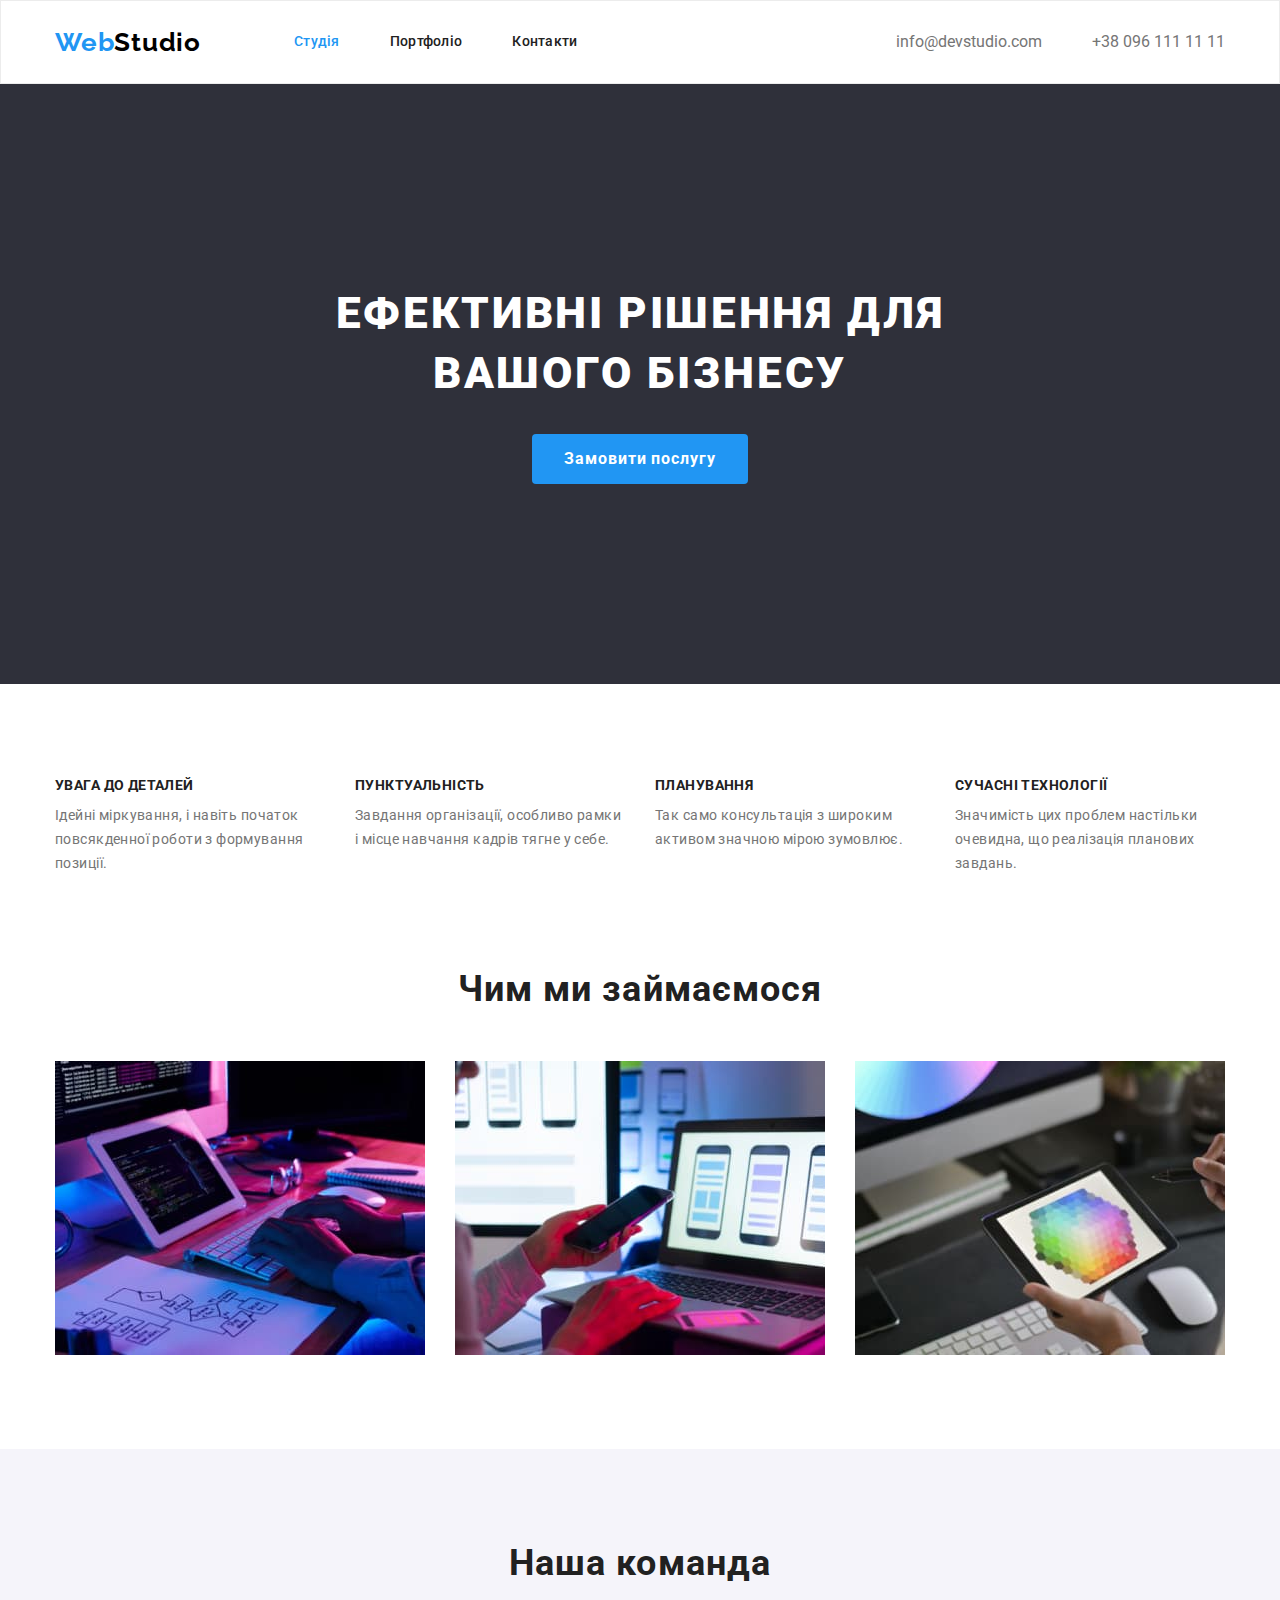
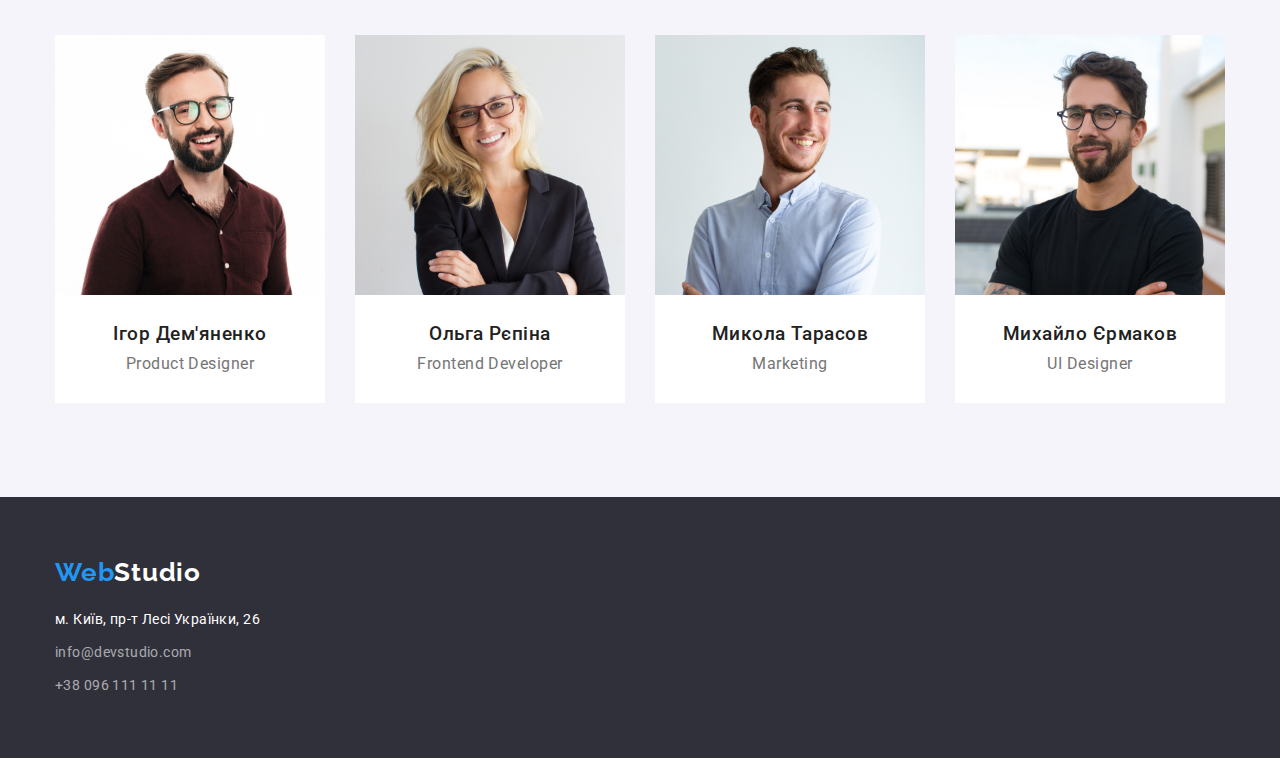
<file: index.html>
<!DOCTYPE html>
<html lang="uk">
  <head>
    <meta charset="UTF-8" />
    <meta http-equiv="X-UA-Compatible" content="IE=edge" />
    <meta name="viewport" content="width=device-width, initial-scale=1.0" />
    <meta name="description" content="The best WebStudio" />
    <title class="title">WebStudio</title>
    <!--Font styles-->
    <link rel="preconnect" href="https://fonts.googleapis.com" />
    <link rel="preconnect" href="https://fonts.gstatic.com" crossorigin />
    <link
      href="https://fonts.googleapis.com/css2?family=Raleway:wght@700&family=Roboto:wght@400;500;700;900&display=swap"
      rel="stylesheet"
    />
    <!--Modern normalize-->
    <link rel="stylesheet" href="./css/modern-normalize.css" />
    <!--Custom styles-->
    <link rel="stylesheet" href="./css/styles.css" />
  </head>
  <body class="page">
    <header class="page-header">
      <div class="container nav-position">
      <nav class="nav">
        <!-- nav-link-active  => nav-logo -->
        <a class="logo" href="./index.html"><span>Web</span>Studio</a>
        <ul class="list-nav list">
          <!-- активный линк как в макете -->
          <li class="item">
            <a class="link active-page" href="#">Студія</a>
          </li>
          <li class="item">
            <a class="link" href="./portfolio.html">Портфоліо</a>
          </li>
          <li class="item">
            <a class="link" href="#">Контакти</a>
          </li>
        </ul>
      </nav>
    
      <ul class="list-auth list">
        <li class="item">
          <a class="link" href="mailto:info@devstudio.com"
            >info@devstudio.com</a
          >
        </li>
        <li class="item">
          <a class="link" href="tel:+380961111111">+38 096 111 11 11</a>
        </li>
      </ul>
    </div>

    </header>
    <main>
      <!--Замовлення послуг-->
      <section class="hero">
        <div class="container">
        <h1 class="hero-title">Ефективні рішення для вашого бізнесу</h1>
        <button class="hero-button" type="button">Замовити послугу</button>
      </div>
      </section>
      <!--Особливості-->
      <section class="section features">
        <div class="container">
        <h2 class="section-title visually-hidden">Наші особливості</h2>
        <ul class="features-list list">
          <li class="item">
            <h3 class="title">Увага до деталей</h3>
            <p class="text">
              Ідейні міркування, і навіть початок повсякденної роботи з
              формування позиції.
            </p>
          </li>
          <li class="item">
            <h3 class="title">Пунктуальність</h3>
            <p class="text">
              Завдання організації, особливо рамки і місце навчання кадрів тягне
              у себе.
            </p>
          </li>
          <li class="item">
            <h3 class="title">Планування</h3>
            <p class="text">
              Так само консультація з широким активом значною мірою зумовлює.
            </p>
          </li>
          <li class="item">
            <h3 class="title">Сучасні технології</h3>
            <p class="text">
              Значимість цих проблем настільки очевидна, що реалізація планових
              завдань.
            </p>
          </li>
        </ul>
      </div>
      </section>
      <!--Надання послуг-->
      <section class="section work">
        <div class="container">
        <h2 class="section-title">Чим ми займаємося</h2>
        <ul class="work-list list">
          <li class="item">
            <img
              class="img"
              src="./imgwork/img-1.jpg"
              alt="Розробка продукту"
              width="370"
              height="294"
            />
          </li>
          <li class="item">
            <img
              class="img"
              src="./imgwork/img-2.jpg"
              alt="Розробка Інтерфейсу"
              width="370"
              height="294"
            />
          </li>
          <li class="item">
            <img
              class="img"
              src="./imgwork/img-3.jpg"
              alt="Стилизація"
              width="370"
              height="294"
            />
          </li>
        </ul>
      </div>
      </section>
      <!--Співробітники-->
      <section class="section team">
        <div class="container">
        <h2 class="section-title">Наша команда</h2>
        <ul class="team-list list">
          <li class="item">
            <img
              class="img"
              src="./ourteam/img-1.jpg"
              alt="Співробітник"
              width="270"
              height="260"
            />
            <div class="about-team">
              <h3 class="title">Ігор Дем'яненко</h3>
              <p class="text">Product Designer</p>
            </div>
          </li>
          <li class="item">
            <img
              class="img"
              src="./ourteam/img-2.jpg"
              alt="Співробітник"
              width="270"
              height="260"
            />
            <div class="about-team">
              <h3 class="title">Ольга Рєпіна</h3>
              <p class="text">Frontend Developer</p>
            </div>
          </li>
          <li class="item">
            <img
              class="img"
              src="./ourteam/img-3.jpg"
              alt="Співробітник"
              width="270"
              height="260"
            />
            <div class="about-team">
              <h3 class="title">Микола Тарасов</h3>
              <p class="text">Marketing</p>
            </div>
          </li>
          <li class="item">
            <img
              class="img"
              src="./ourteam/img-4.jpg"
              alt="Співробітник"
              width="270"
              height="260"
            />
            <div class="about-team">
              <h3 class="title">Михайло Єрмаков</h3>
              <p class="text">UI Designer</p>
            </div>
          </li>
        </ul>
      </div>
      </section>
      <!--Контактні данні-->

      <footer class="footer">
        <div class="container">
        <a class="logo logo-footer link" href="./index.html"
          ><span>Web</span>Studio</a
        >
        <address class="address">
          <ul class="address-list list">
            <li class="item adress-link">
              <a
                class="link link-address"
                href="https://goo.gl/maps/GNWSCM9yFP9jynwZ7"
                target="_blank"
                rel="noopener noreferrel"
                >м. Київ, пр-т Лесі Українки, 26</a
              >
            </li>
            <li class="item adress-link">
              <a class="link" href="mailto:info@devstudio.com"
                >info@devstudio.com</a
              >
            </li>
            <li class="item">
              <a class="link" href="tel:+380961111111">+38 096 111 11 11</a>
            </li>
          </ul>
        </address>
      </div>
      </footer>
    </main>
  </body>
</html>
</file>
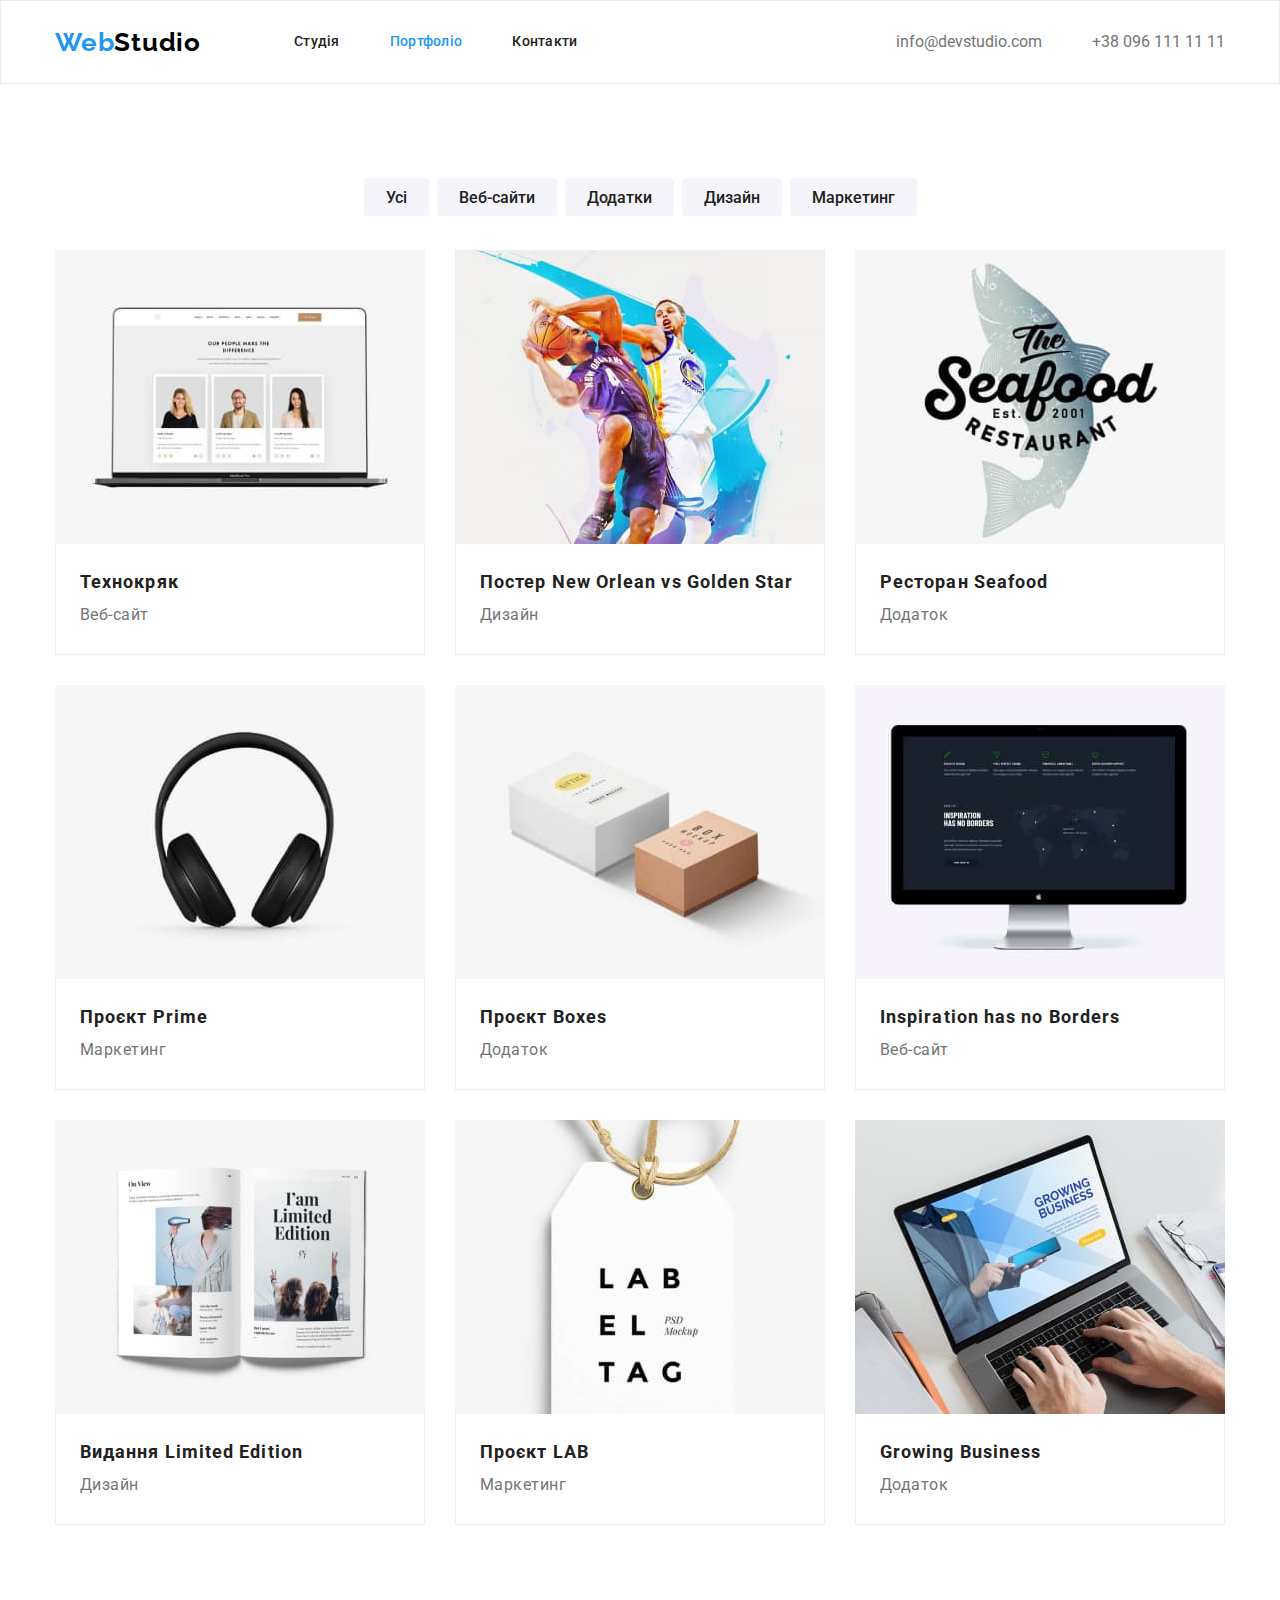
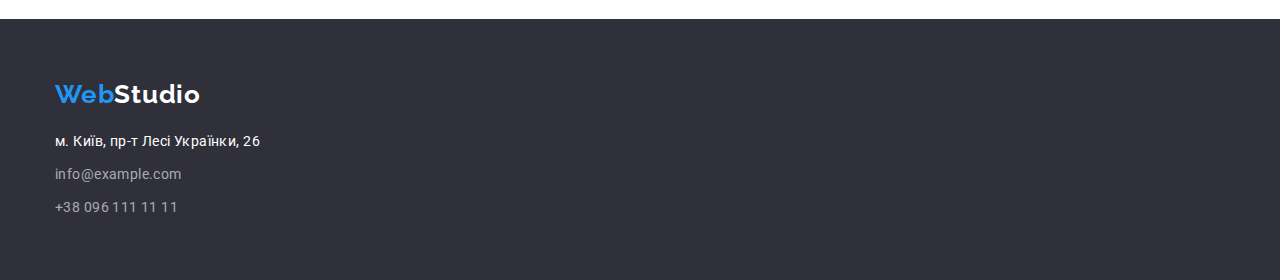
<file: portfolio.html>
<!DOCTYPE html>
<html lang="uk">
  <head>
    <meta charset="UTF-8" />
    <meta http-equiv="X-UA-Compatible" content="IE=edge" />
    <meta name="viewport" content="width=device-width, initial-scale=1.0" />
    <meta name="description" content="The best WebStudio" />
    <link rel="stylesheet" href="./css/styles.css" />
    <title class="title">WebStudio</title>
    <!--Font style-->
    <link rel="preconnect" href="https://fonts.googleapis.com">
    <link rel="preconnect" href="https://fonts.gstatic.com" crossorigin>
    <link href="https://fonts.googleapis.com/css2?family=Raleway:wght@700&family=Roboto:wght@400;500;700;900&display=swap" rel="stylesheet">
    <link rel="stylesheet" href="./css/modern-normalize.css">
    <!--Custom styles-->
    <link rel="stylesheet" href="./css/styles.css" />
  </head>
  <body>
    <header class="page-header">
      <div class="container nav-position">
      <nav class="nav">
        <a class="logo" href="./index.html"><span>Web</span>Studio</a>
        <ul class="list-nav list">
          <li class="item">
            <a class="link" href="./index.html">Студія</a>
        </li>
          <li class="item">
            <a class="link active-page" href="./portfolio.html">Портфоліо</a>
        </li>
          <li class="item">
            <a class="link" href="#">Контакти</a>
        </li>
        </ul>
      </nav>

      <ul class="list-auth list">
        <li class="item">
          <a class="link" href="mailto:info@devstudio.com"
            >info@devstudio.com</a
          >
        </li>
        <li class="item">
          <a class="link" href="tel:+380961111111"
            >+38 096 111 11 11</a
          >
        </li>
      </ul>
    </div>
    </header>

    <main>
      <!--Портфоліо-->
      <section class="portfolio">
        <div class="container">
        <h1 class="visually-hidden">Портфоліо</h1>
        <ul class="portfolio-btn list">
          <li class="item">
            <button class="btn" type="button">Усі</button>
          </li>
          <li class="item">
            <button class="btn" type="button">Веб-сайти</button>
          </li>
          <li class="item">
            <button class="btn" type="button">Додатки</button>
          </li>
          <li class="item">
            <button class="btn" type="button">Дизайн</button>
          </li>
          <li class="item">
            <button class="btn" type="button">Маркетинг</button>
          </li>
        </ul>
      
        <ul class="portfolio-list list">
          <li class="item">
            <img class="img"
              src="./imgitem/img-p1.jpg"
              alt="Проект"
              width="370"
              height="294"
            />
            <div class="projects-list">
              <h2 class="title">Технокряк</h2>
              <p  class="text">Веб-сайт</p>
            </div>
          </li>
          <li class="item">
            <img class="img"
              src="./imgitem/img-p2.jpg"
              alt="Проект"
              width="370"
              height="294"
            />
            <div class="projects-list">
              <h2 class="title">Постер New Orlean vs Golden Star</h2>
              <p class="text">Дизайн</p>
            </div>
          </li>
          <li class="item">
            <img class="img"
              src="./imgitem/img-p3.jpg"
              alt="Проект"
              width="370"
              height="294"
            />
            <div class="projects-list">
              <h2 class="title">Ресторан Seafood</h2>
              <p class="text">Додаток</p>
            </div>
          </li>
          <li class="item">
            <img class="img"
              src="./imgitem/img-p4.jpg"
              alt="Проект"
              width="370"
              height="294"
            />
            <div class="projects-list">
              <h2 class="title">Проєкт Prime</h2>
              <p class="text">Маркетинг</p>
            </div>
          </li>
          <li class="item">
            <img class="img"
              src="./imgitem/img-p5.jpg"
              alt="Проект"
              width="370"
              height="294"
            />
            <div class="projects-list">
              <h2 class="title">Проєкт Boxes</h2>
              <p class="text">Додаток</p>
            </div>
          </li>
          <li class="item">
            <img class="img"
              src="./imgitem/img-p6.jpg"
              alt="Проект"
              width="370"
              height="294"
            />
            <div class="projects-list">
              <h2 class="title">Inspiration has no Borders</h2>
              <p class="text">Веб-сайт</p>
            </div>
          </li>
          <li class="item">
            <img class="img"
              src="./imgitem/img-p7.jpg"
              alt="Проект"
              width="370"
              height="294"
            />
            <div class="projects-list">
              <h2 class="title">Видання Limited Edition</h2>
              <p class="text">Дизайн</p>
            </div>
          </li>
          <li class="item">
            <img class="img"
              src="./imgitem/img-p8.jpg"
              alt="Проект"
              width="370"
              height="294"
            />
            <div class="projects-list">
              <h2 class="title">Проєкт LAB</h2>
              <p class="text">Маркетинг</p>
            </div>
          </li>
          <li class="item">
            <img class="img"
              src="./imgitem/img-p9.jpg"
              alt="Проект"
              width="370"
              height="294"
            />
            <div class="projects-list">
              <h2 class="title">Growing Business</h2>
              <p class="text">Додаток</p>
            </div>
          </li>
        </ul>
      </div>
      </section>
    </main>
      <!--Контактні данні-->
      <footer class="footer">
        <div class="container">
        <a class="logo logo-footer link" href="./index.html"><span>Web</span>Studio</a>
        <address class="address">
          <ul class="address-list list">
            <li class="item adress-link">
              <a class="link link-address"
              href="https://goo.gl/maps/GNWSCM9yFP9jynwZ7" 
                        target="_blank" 
                        rel="noopener noreferrel">м. Київ, пр-т Лесі Українки, 26
                </a
              >
            </li>
            <li class="item adress-link">
                <a class="link" href="mailto:info@example.com">info@example.com</a>
            </li>
            <li class="item">
                <a class="link" href="tel:+380961111111">+38 096 111 11 11</a>
            </li>
          </ul>
        </address>
      </div>
      </footer>
  </body>
</html>
</file>
<file: css/styles.css>
/*Додае вміст(стилі) до та після елемента до якого були застосовані*/
::before,
::after {
  box-sizing: border-box;
  /* задае точні розміри для верстки в СSS */
}

:root {
/*     text (додав зміни)*/
    --primary-font-family: Roboto, sans-serif;
    --secondary-font-family: Raleway, sans-serif;
    
/*     text color */
    --primary-text-color: #212121;
    --secondary-text-color: #757575;
    --accent-color-blue: #2196F3;
    --accent-color-white: #FFFFFF;
    --logo-color: #000000;
    
/*     bgc */
    --primary-bgc: #FFFFFF;
    --secondary-bgc: #F5F4FA;
    --hero-footer-bgc: #2F303A;
    --footer-link-color: rgba(255, 255, 255, 0.6);
    --bgc-btn-active: #188CE8;

/*     letter-spacing */
    --primary-letter-spacing: 0.03em;
    --secondary-letter-spacing: 0.02em;
    --hero-letter-spacing: 0.06em;


}

/* За замовчуванням вага шрифту абзаців,
 який встановлений в таблиці стилів браузера,
 дорівнює 400, а вага заголовків - 700. 
*/

/* Загальні */
body {
    color: var(--primary-text-color);
    background-color: var(--primary-bgc);

    font-family: var(--primary-font-family);
}

/* margin - зовнішній
padding - внутрішній */

h1,h2,h3,h4,h5,h6,p,ul {
    margin: 0;
    padding: 0;
}

body .link {
    text-decoration: none;
    /* підкреслення */

}

body .list {
    list-style: none;
    /* маркер */
}

.img {
    display: block;
    max-width: 100%;
    height: auto;
}
/* контейнер */

.page-header{
    border: 1px solid #ECECEC;
}


.container {
    width: 1200px;
    padding-right: 15px;
    padding-left: 15px;
    margin-right: auto;
    margin-left: auto;

    /* outline: 1px solid black; */
}

/* логотип шапки */
.logo {
    margin-right:93px;
    display: inline-block;
    color: var(--logo-color);
    text-decoration: none;
    font-family: Raleway, sans-serif;
    font-weight: 700;
    font-family: var(--secondary-font-family);
    font-size: 26px;
    line-height: 1.2;
    letter-spacing: var(--primary-letter-spacing);

}

.logo span {
    color: var(--accent-color-blue);
}

/* логотип футера */
.logo-footer {
    color: var(--accent-color-white);
    display: flex;
    margin-bottom: 20px;
}

.logo-footer span {
    color: var(--accent-color-blue);
}

/* шапка */
.nav{
    display: flex;
    align-items: center;
}
.nav-position {
    display: flex;
    align-items: center;
}

.nav-group{
    display: flex;
    align-items: center;
    margin-right: auto;
    gap: 32px;
}

.list-nav {
    display: flex;
    align-items: center;
    gap: 50px;
}

.link{
    display: block;
}

.list-nav .item:not(:last-child) {
    
}

.list-nav .link {
    color: var(--primary-text-color);
}


.list-auth {
    display: flex;
    margin-left: auto;
}


.list-auth .item:not(:last-child) {
    margin-right: 50px;
}

.list-auth .link {
    display: inline-block;
    color: var(--secondary-text-color);
    padding-bottom: 32px;
    padding-top: 32px;
}

.nav .link {
    display: inline-block;
    font-weight: 500;
    font-size: 14px;
    line-height: 1.14;
    letter-spacing: var(--secondary-letter-spacing);
    padding-top: 32px;
    padding-bottom: 32px;
}

/* for example */
.link.active-page {
    color: var(--accent-color-blue);
}
/* -------------------------------- */

/* hover, focus for header */
.page-header .link:hover,
.page-header .link:focus {
    color: var(--accent-color-blue);
}

/* основна сторінка */

/* герой */  
.hero {
    background-color: var(--hero-footer-bgc);

    text-align: center;

    padding-top: 200px;
    padding-bottom: 200px;
}

.hero-title {
    color: var(--accent-color-white);

    font-weight: 900;
    font-size: 44px;
    line-height: 1.36;
    letter-spacing: var(--hero-letter-spacing);
    text-transform: uppercase;
    margin-bottom: 30px;
    width: 700px;
    margin-left: auto;
    margin-right: auto;
}

.hero-button {
    color: var(--accent-color-white);
    background-color: var(--accent-color-blue);

    font-family: inherit;
    font-weight: 700;
    font-size: 16px;
    line-height: 1.9;
    letter-spacing: var(--hero-letter-spacing);
    cursor: pointer;
    text-align: center;

    min-width: 216px;
    height: 50px;
    padding: 10px 32px;
    border-radius: 4px;
    border: none;
}

/* hover, focus for hero-button */
.hero-button:hover,
.hero-button:focus {
    background-color: var(--bgc-btn-active);
}

/* заголовки */
.visually-hidden {
    position: absolute;
    white-space: nowrap;
    width: 1px;
    height: 1px;
    overflow: hidden;
    border: 0;
    clip: rect(0 0 0 0);
    clip-path: inset(50%);
    margin: -1px;
}

.section-title {
    font-size: 36px;
    line-height: 1.16;
    letter-spacing: var(--primary-letter-spacing);
    text-align: center;

    margin-bottom: 50px;
}

/* текст "p" */
.text {
    color: var(--secondary-text-color);
}

/* Особливості */
.features {
    padding-top: 94px;
}

.features-list {
    display: flex;
    
}

.features-list .item{
    width: 270px;
}

.features-list .item:not(:last-child) {
    margin-right: 30px;
}

.features-list .title {
    font-size: 14px;
    line-height: 1.14;
    letter-spacing: var(--primary-letter-spacing);
    text-transform: uppercase;

    margin-bottom: 10px;
}

.features-list .text {
    font-size: 14px;
    line-height: 1.7;
    letter-spacing: var(--primary-letter-spacing);
}

/* Чим ми займаємося */
.work {
    padding-top: 94px;
    padding-bottom: 94px;
}

.work-list {
    display: flex;
}

.work-list .item:not(:last-child) {
    margin-right: 30px;
}

/* Наша команда  */
.team {
    padding-top: 94px;
    padding-bottom: 94px;

    background-color: var(--secondary-bgc);
}

.team-list {
    display: flex;
    text-align: center;
}

.team-list .item:not(:last-child) {
    margin-right: 30px;
}

.team-list {
    font-size: 16px;
    line-height: 19px;
    letter-spacing: var(--primary-letter-spacing);
}

.team-list .item {
    background-color: var(--accent-color-white);
    
}

.team-list .img {
    
}

.team-list .title {
    font-weight: 500;
    margin-bottom: 10px;
}

.about-team{
    padding: 30px;
}

/* Підвал */
.footer {
    background-color: var(--hero-footer-bgc);

    padding-top: 60px;
    padding-bottom: 60px;
}

.address-list {
    font-style: normal;
    font-size: 14px;
    line-height: 1.714;
    letter-spacing: var(--primary-letter-spacing);

}

.adress-link{
    margin-bottom: 9px;
}

.address .link {
    color: var(--footer-link-color);
}

.address .link-address {
    color: var(--accent-color-white);
}

.address-list .link:hover,
.address-list .link:focus {
    color: var(--accent-color-blue);
}

/* Портфоліо */

.portfolio {
    --portfolio-btn-bgc-active: #2196F3;
    --portfolio-btn-color-activ: #FFFFFF;

    --portfolio-primary-latter-spacing: 0.03em;
    --portfolio-secondary-latter-spacing: 0.06em
}

.portfolio {
   padding-top: 94px;
   padding-bottom: 94px;
}

/* кнопки */

.container{


}

.portfolio-btn {
    display: flex;
    justify-content: center;
}

.portfolio-btn .item:not(:last-child) {
    margin-right: 8px;
}

.btn {
    color: var(--primary-text-color);
    background-color: var(--secondary-bgc);
    
/*   додав font-family   */
    font-family: inherit;   
    font-weight: 500;
    font-size: 16px;
    line-height: 1.6;
    letter-spacing: var(--portfolio-primary-letter-spacing);
    cursor: pointer;
    background-color: var(--secondary-bgc #F5F4FA);

    height: 38px;
    padding: 6px 22px;
    border-radius: 4px;
    
    border: none;
}

.btn:hover,
.btn:focus {
    background-color: var(--portfolio-btn-bgc-active);
    color: var(--portfolio-btn-color-activ);
    box-shadow: 0px 3px 1px rgba(0, 0, 0, 0.1), 0px 1px 2px rgba(0, 0, 0, 0.08), 0px 2px 2px rgba(0, 0, 0, 0.12);
}

/* списки карток */
.portfolio-list .title {
    color: var(--primary-text-color);

    font-size: 18px;
    line-height: 2;
    letter-spacing: var(--portfolio-secondary-latter-spacing);
    
}

.portfolio-list {
    display: flex;
    flex-wrap: wrap;
    
    margin-right: -30px;
    margin-bottom: -30px;
    margin-top: 34px;
}

.projects-list{
    padding: 20px 24px;
    border: 1px solid #EEEEEE;
    border-top: none;

}

.portfolio-list .item {
    margin-right: 30px;
    margin-bottom: 30px;
}

.portfolio-list .item:nth-child(3n) {
    
}

.portfolio-list .item::nth-last-child(-n + 3) {
    margin-bottom: 0;
}

.under-picture {
    padding: 20px 24px;

    border-left: 1px solid rgba(75, 75, 75, 0.1);
    border-right: 1px solid rgba(75, 75, 75, 0.1);
    border-bottom: 1px solid rgba(75, 75, 75, 0.1);
    /* border: 1px solid rgba(75, 75, 75, 0.1); */
}

/* .under-picture {
    border-top: 0;
} */

.portfolio-list .text {
    color: var(--secondary-text-color);

    font-size: 16px;
    line-height: 1.87;
    letter-spacing: var(--portfolio-primary-latter-spacing);
    margin-bottom: 4px;
}
</file>
